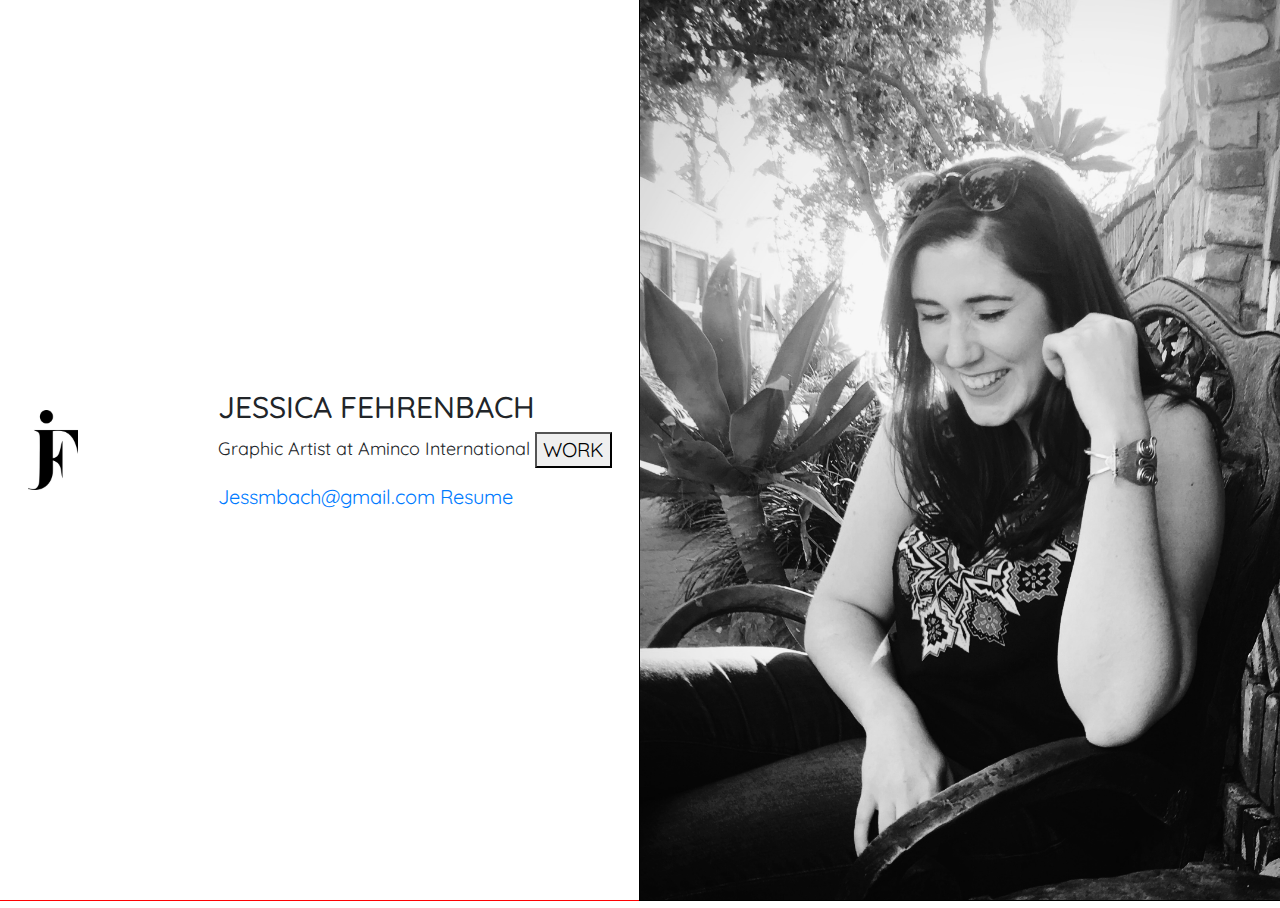
<file: index 2.html>
<!doctype html>
<html>
<link rel="stylesheet" href="https://maxcdn.bootstrapcdn.com/bootstrap/4.0.0/css/bootstrap.min.css" integrity="sha384-Gn5384xqQ1aoWXA+058RXPxPg6fy4IWvTNh0E263XmFcJlSAwiGgFAW/dAiS6JXm" crossorigin="anonymous">

<link href="index.css" type="text/css"
rel="stylesheet">

<link href="https://fonts.googleapis.com/css?family=Homemade+Apple|Playfair+Display|Playfair+Display+SC|Quicksand" rel="stylesheet">

  <link rel="stylesheet" href="https://use.fontawesome.com/releases/v5.0.13/css/all.css" integrity="sha384-DNOHZ68U8hZfKXOrtjWvjxusGo9WQnrNx2sqG0tfsghAvtVlRW3tvkXWZh58N9jp" crossorigin="anonymous">

<body>

<section class="leftSide">
  <div class="leftsideContent">
     <img src="images/jftrace.jpg" width="50"height="80">
  <div class="info">
    <h1> JESSICA FEHRENBACH </h1>
    <p> Graphic Artist at
      Aminco International </p>
    <a href="#email"> Jessmbach@gmail.com </a>
    <a href="#resume"> Resume </a>
  </div>
  <div class= "work button">
    <button type="button">WORK</button>
  </div>
</div>
</section>



<section class="rightSide">

</section>

</body>

</html>
</file>
<file: index.css>
* {
  font-family: 'Quicksand', sans-serif;
  font-size: 20px;
}



body {
  background-color: white;
}


body {
  background-color: white;
}
.info
{
margin-left: 140px;
}
.background {
  <img src="images/jess.jpg" >
}
h1 {
  font-size: 30px;
}
p{
  font-size: 18px;
}
.leftSide {
  outline: 1px solid red;
  display: inline-block;
  width: 50%;
  float: left;
  height: 100vh;
display: flex;
align-items: center;
justify-content: center;
}
.leftsideContent {
  display:flex;
  align-items: center;
  justify-content: center;
}
.rightSide {
  outline: 1px solid black;
  display: inline-block;
  width: 50%;
  /* float: right; */
  height: 100vh;
  background-image: url("images/jess.jpg");
  background-size: cover;
  background-repeat: no-repeat

}
</file>
